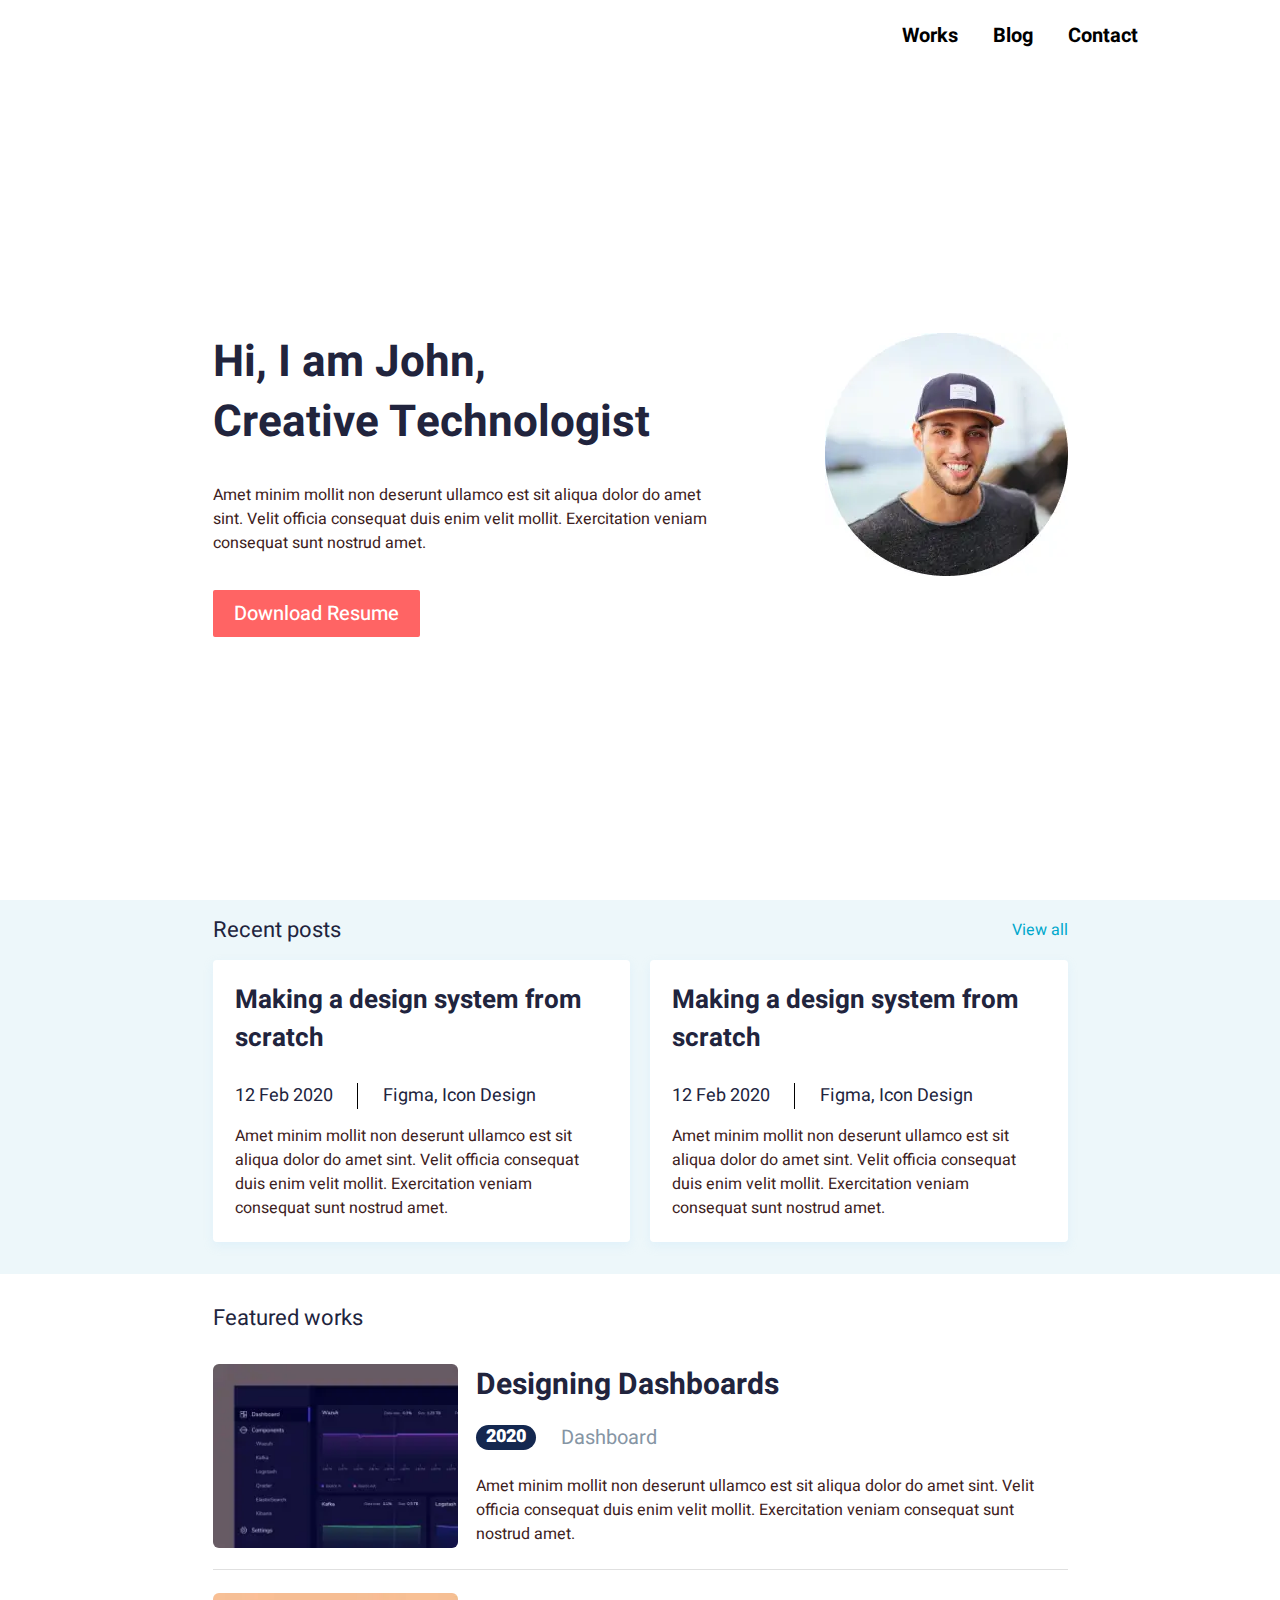
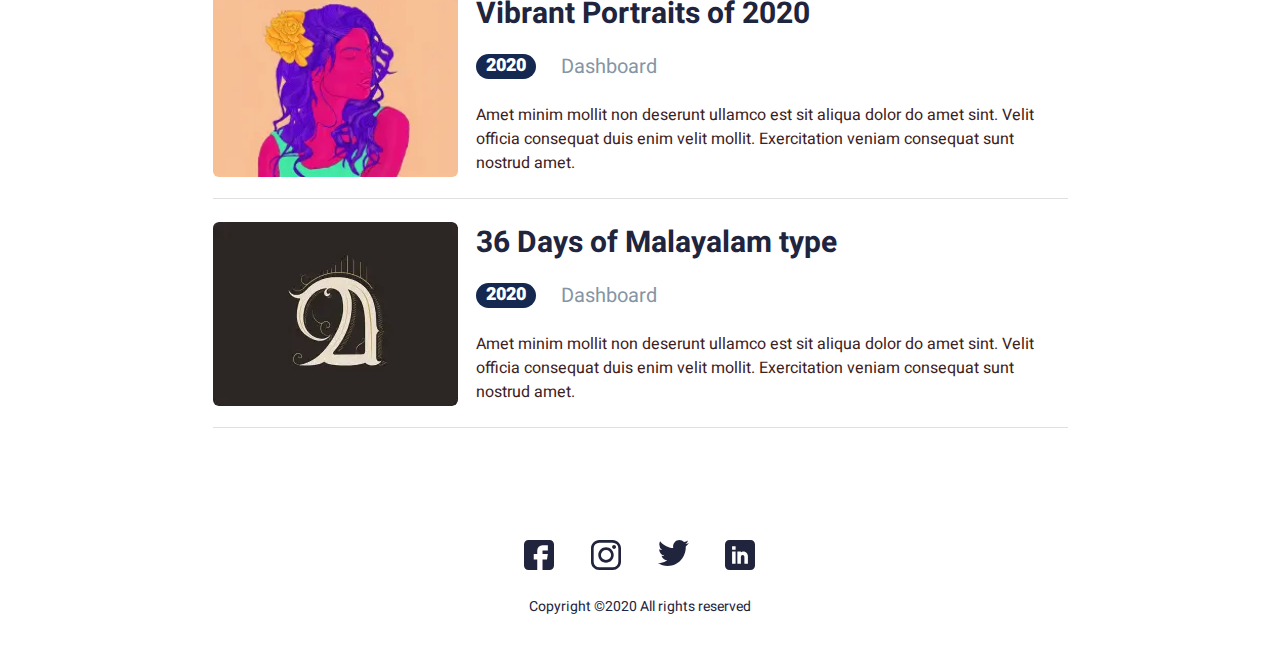
<file: index.html>
<!DOCTYPE html>
<html lang="ru">

<head>
    <meta charset="UTF-8">
    <meta http-equiv="X-UA-Compatible" content="IE=edge">
    <meta name="viewport" content="width=device-width, initial-scale=1.0">
    <link rel="shortcut icon" href="img/Icon/Logo.svg">
    <link rel="stylesheet" href="css/style.min.css">
    <title>Home</title>
</head>

<body>
    <div class="wrapper">
        <header class="header">
    <div class="header__body">
        <div class="header__content">
            <nav class='header__menu menu'>
                <ul class='menu__list'>
                    <li><a href='work.html' class='menu__link'>Works</a></li>
                    <li><a href='blog.html' class='menu__link'>Blog</a></li>
                    <li><a href='contact.html' class='menu__link'>Contact</a></li>
                </ul>
            </nav>
            <div class="header__burger burger">
                <span></span>
            </div>
        </div>
    </div>
</header>
        <article class="article">
            <section class="user">
                <div class="user__body container">
                    <div class="user__item">
                        <h1 class="user__title">Hi, I am John, <br>
                            Creative Technologist</h1>
                        <div class="user__text text">
                            Amet minim mollit non deserunt ullamco est sit aliqua dolor do amet sint. Velit officia
                            consequat duis enim velit mollit. Exercitation veniam consequat sunt nostrud amet.
                        </div>
                        <a href="" class="user__button">Download Resume</a>
                    </div>
                    <div class="user__item">
                        <div class="user__image">
                            <picture>
                                <source srcset='img/user/01.webp' type='image/webp'>
                                <img src='img/user/01.jpg' alt='man'>
                            </picture>
    
                        </div>
                    </div>
                </div>
            </section>
            <section class="posts">
                <div class="posts__body container">
                    <div class="posts__top">
                        <h2 class="posts__title title">Recent posts</h2>
                        <a href="" class="posts__link">View all</a>
                    </div>
                    <div class="posts__row">
                        <div class="posts__item item-posts">
                            <div class="item-posts__body">
                                <h4 class="item-posts__title">Making a design system from scratch</h4>
                                <div class="item-posts__info info-posts">
                                    <div class="info-posts__item">
                                        <div class="info-posts__data">12 Feb 2020</div>
                                    </div>
                                    <div class="info-posts__item">
                                        <div class="info-posts__category">Figma, Icon Design</div>
                                    </div>
                                </div>
                                <div class="item-posts__text text">Amet minim mollit non deserunt ullamco est sit aliqua
                                    dolor do amet sint. Velit officia consequat duis enim velit mollit. Exercitation
                                    veniam consequat sunt nostrud amet.</div>
                            </div>
                        </div>
                        <div class="posts__item item-posts">
                            <div class="item-posts__body">
                                <h4 class="item-posts__title">Making a design system from scratch</h4>
                                <div class="item-posts__info info-posts">
                                    <div class="info-posts__item">
                                        <div class="info-posts__data">12 Feb 2020</div>
                                    </div>
                                    <div class="info-posts__item">
                                        <div class="info-posts__category">Figma, Icon Design</div>
                                    </div>
                                </div>
                                <div class="item-posts__text text">Amet minim mollit non deserunt ullamco est sit aliqua
                                    dolor do amet sint. Velit officia consequat duis enim velit mollit. Exercitation
                                    veniam consequat sunt nostrud amet.</div>
                            </div>
                        </div>
                    </div>
                </div>
            </section>
            <section class="works">
                <div class="works__body container">
                    <h2 class="works__title title">Featured works</h2>
                    <div class="works__items">
                        <div class="works__item item-work">
                            <div class="item-work__image">
                                <picture>
                                    <source srcset='img/works/01.webp' type='image/webp'>
                                    <img src='img/works/01.jpg' alt='image'>
                                </picture>
                            </div>
                            <div class="item-work__content">
                                <div class="item-work__title">
                                    Designing Dashboards
                                </div>
                                <div class="item-work__info info-work">
                                    <div class="info-work__item">
                                        <div class="info-work__year">2020</div>
                                    </div>
                                    <div class="info-work__item">
                                        <div class="info-work__category">Dashboard</div>
                                    </div>
                                </div>
                                <div class="item-work__text text">
                                    Amet minim mollit non deserunt ullamco est sit aliqua dolor do amet sint. Velit officia consequat duis enim velit mollit. Exercitation veniam consequat sunt nostrud amet.
                                </div>
                            </div>
                        </div>
                        <div class="works__item item-work">
                            <div class="item-work__image">
                                <picture>
                                    <source srcset='img/works/02.webp' type='image/webp'>
                                    <img src='img/works/02.jpg' alt='image'>
                                </picture>
                            </div>
                            <div class="item-work__content">
                                <div class="item-work__title">
                                    Vibrant Portraits of 2020
                                </div>
                                <div class="item-work__info info-work">
                                    <div class="info-work__item">
                                        <div class="info-work__year">2020</div>
                                    </div>
                                    <div class="info-work__item">
                                        <div class="info-work__category">Dashboard</div>
                                    </div>
                                </div>
                                <div class="item-work__text text">
                                    Amet minim mollit non deserunt ullamco est sit aliqua dolor do amet sint. Velit officia consequat duis enim velit mollit. Exercitation veniam consequat sunt nostrud amet.
                                </div>
                            </div>
                        </div>
                        <div class="works__item item-work">
                            <div class="item-work__image">
                                <picture>
                                    <source srcset='img/works/03.webp' type='image/webp'>
                                    <img src='img/works/03.jpg' alt='image'>
                                </picture>
                            </div>
                            <div class="item-work__content">
                                <div class="item-work__title">
                                    36 Days of Malayalam type
                                </div>
                                <div class="item-work__info info-work">
                                    <div class="info-work__item">
                                        <div class="info-work__year">2020</div>
                                    </div>
                                    <div class="info-work__item">
                                        <div class="info-work__category">Dashboard</div>
                                    </div>
                                </div>
                                <div class="item-work__text text">
                                    Amet minim mollit non deserunt ullamco est sit aliqua dolor do amet sint. Velit officia consequat duis enim velit mollit. Exercitation veniam consequat sunt nostrud amet.
                                </div>
                            </div>
                        </div>
                    </div>
                </div>
            </section>
        </article>
        <footer class="footer">
    <div class="footer__body container">
        <nav class="footer__social social">
            <ul class="social__list">
                <li><a href="" class="social__link">
                    <img src='img/icons/fb.svg' alt=''>
                </a></li>
                <li><a href="" class="social__link">
                    <img src='img/icons/insta.svg' alt=''>
                </a></li>
                <li><a href="" class="social__link">
                    <img src='img/icons/bird.svg' alt=''>
                </a></li>
                <li><a href="" class="social__link">
                    <img src='img/icons/Linkedin.svg' alt=''>
                </a></li>
            </ul>
        </nav>
        <div class="footer__copy">
            Copyright &#169;2020 All rights reserved 
        </div>
    </div>
</footer>
    </div>
    <!--
    npm install webp-converter@2.2.3 --save-dev
    -->
    <script src="js/script.js"></script>
</body>

</html>
</file>
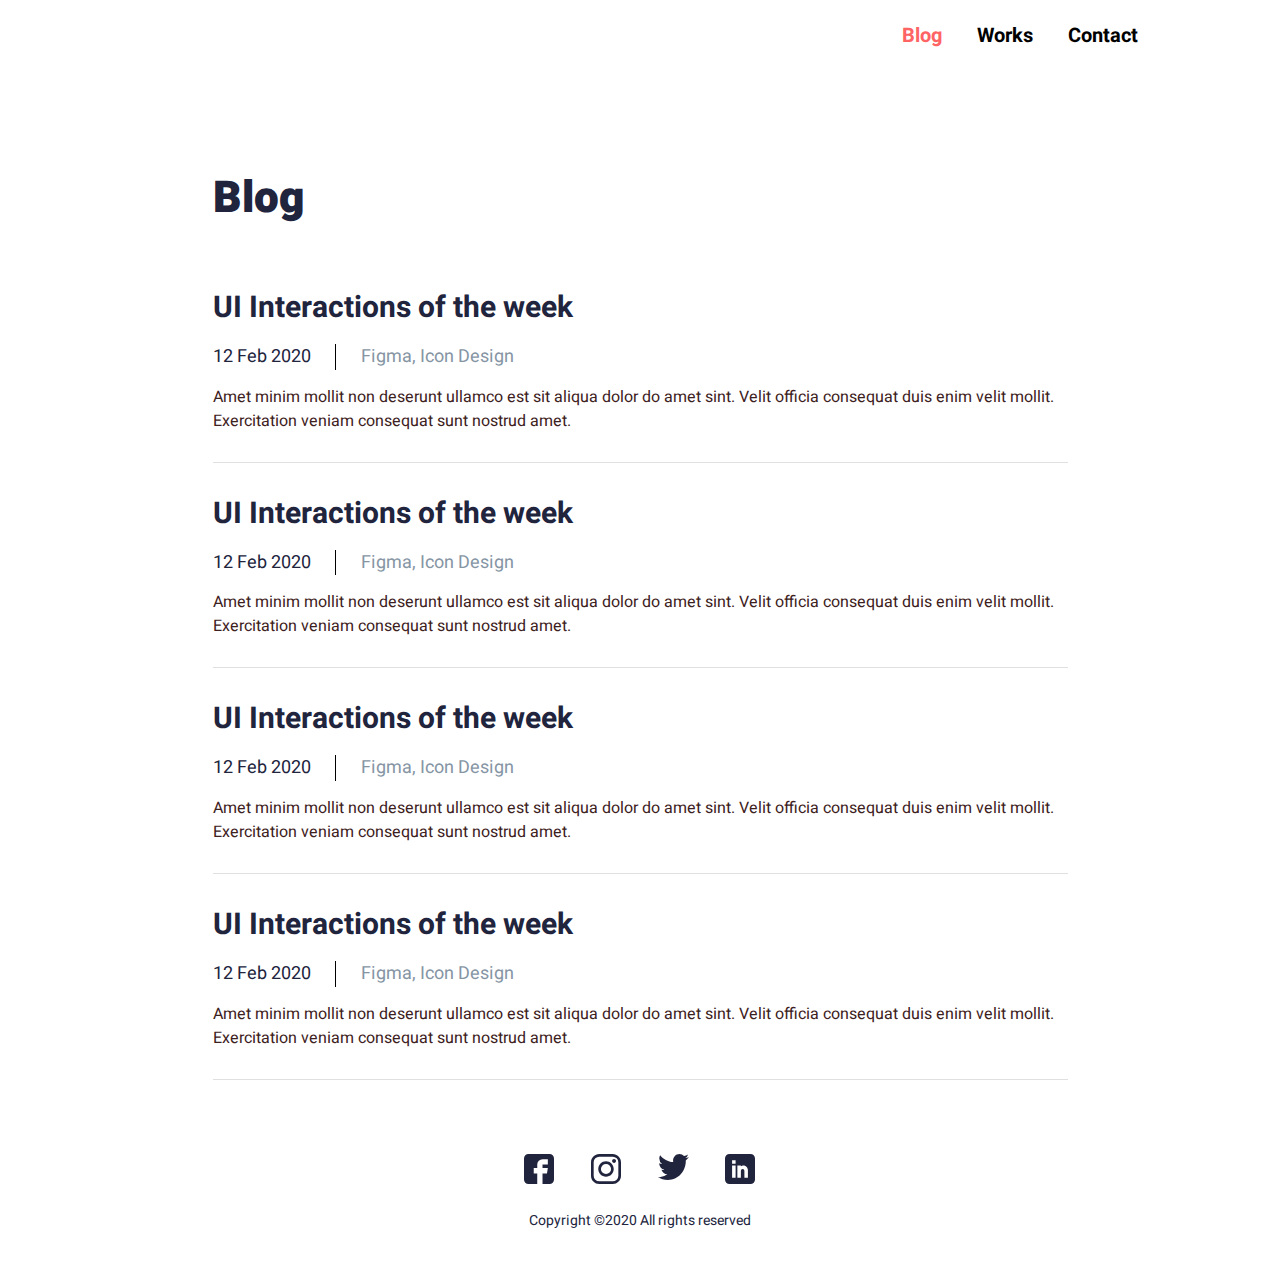
<file: blog.html>
<!DOCTYPE html>
<html lang="ru">

<head>
    <meta charset="UTF-8">
    <meta http-equiv="X-UA-Compatible" content="IE=edge">
    <meta name="viewport" content="width=device-width, initial-scale=1.0">
    <link rel="shortcut icon" href="img/Icon/Logo.svg">
    <link rel="stylesheet" href="css/style.min.css">
    <title>Home</title>
</head>

<body>
    <div class="wrapper">
        <header class="header">
            <div class="header__body">
                <div class="header__content">
                    <nav class='header__menu menu'>
                        <ul class='menu__list'>
                            <li><a href='blog.html' class='menu__link active'>Blog</a></li>
                            <li><a href='work.html' class='menu__link'>Works</a></li>
                            <li><a href='contact.html' class='menu__link'>Contact</a></li>
                        </ul>
                    </nav>
                    <div class="header__burger burger">
                        <span></span>
                    </div>
                </div>
            </div>
        </header>
        <article class="article">
            <section class="blog">
                <div class="blog__body container">
                    <h1 class="blog__title maintitle">Blog</h1>
                    <div class="blog__items">
                        <div class="blog__item item-blog">
                            <h4 class="item-blog__title">UI Interactions of the week</h4>
                            <div class="item-blog__info info-posts">
                                <div class="info-posts__item">
                                    <div class="info-posts__data">12 Feb 2020</div>
                                </div>
                                <div class="info-posts__item">
                                    <div class="info-posts__category info-posts__category_blog">Figma, Icon Design</div>
                                </div>
                            </div>
                            <div class="item-blog__text text">
                                Amet minim mollit non deserunt ullamco est sit aliqua dolor do amet sint. Velit officia consequat duis enim velit mollit. Exercitation veniam consequat sunt nostrud amet.
                            </div>
                        </div>
                        <div class="blog__item item-blog">
                            <h4 class="item-blog__title">UI Interactions of the week</h4>
                            <div class="item-blog__info info-posts">
                                <div class="info-posts__item">
                                    <div class="info-posts__data">12 Feb 2020</div>
                                </div>
                                <div class="info-posts__item">
                                    <div class="info-posts__category info-posts__category_blog">Figma, Icon Design</div>
                                </div>
                            </div>
                            <div class="item-blog__text text">
                                Amet minim mollit non deserunt ullamco est sit aliqua dolor do amet sint. Velit officia consequat duis enim velit mollit. Exercitation veniam consequat sunt nostrud amet.
                            </div>
                        </div>
                        <div class="blog__item item-blog">
                            <h4 class="item-blog__title">UI Interactions of the week</h4>
                            <div class="item-blog__info info-posts">
                                <div class="info-posts__item">
                                    <div class="info-posts__data">12 Feb 2020</div>
                                </div>
                                <div class="info-posts__item">
                                    <div class="info-posts__category info-posts__category_blog">Figma, Icon Design</div>
                                </div>
                            </div>
                            <div class="item-blog__text text">
                                Amet minim mollit non deserunt ullamco est sit aliqua dolor do amet sint. Velit officia consequat duis enim velit mollit. Exercitation veniam consequat sunt nostrud amet.
                            </div>
                        </div>
                        <div class="blog__item item-blog">
                            <h4 class="item-blog__title">UI Interactions of the week</h4>
                            <div class="item-blog__info info-posts">
                                <div class="info-posts__item">
                                    <div class="info-posts__data">12 Feb 2020</div>
                                </div>
                                <div class="info-posts__item">
                                    <div class="info-posts__category info-posts__category_blog">Figma, Icon Design</div>
                                </div>
                            </div>
                            <div class="item-blog__text text">
                                Amet minim mollit non deserunt ullamco est sit aliqua dolor do amet sint. Velit officia consequat duis enim velit mollit. Exercitation veniam consequat sunt nostrud amet.
                            </div>
                        </div>
                       
                    </div>
                </div>
            </section>
        </article>
        <footer class="footer">
    <div class="footer__body container">
        <nav class="footer__social social">
            <ul class="social__list">
                <li><a href="" class="social__link">
                    <img src='img/icons/fb.svg' alt=''>
                </a></li>
                <li><a href="" class="social__link">
                    <img src='img/icons/insta.svg' alt=''>
                </a></li>
                <li><a href="" class="social__link">
                    <img src='img/icons/bird.svg' alt=''>
                </a></li>
                <li><a href="" class="social__link">
                    <img src='img/icons/Linkedin.svg' alt=''>
                </a></li>
            </ul>
        </nav>
        <div class="footer__copy">
            Copyright &#169;2020 All rights reserved 
        </div>
    </div>
</footer>
    </div>
    <!--
    npm install webp-converter@2.2.3 --save-dev
    -->
    <script src="js/script.js"></script>
</body>

</html>
</file>
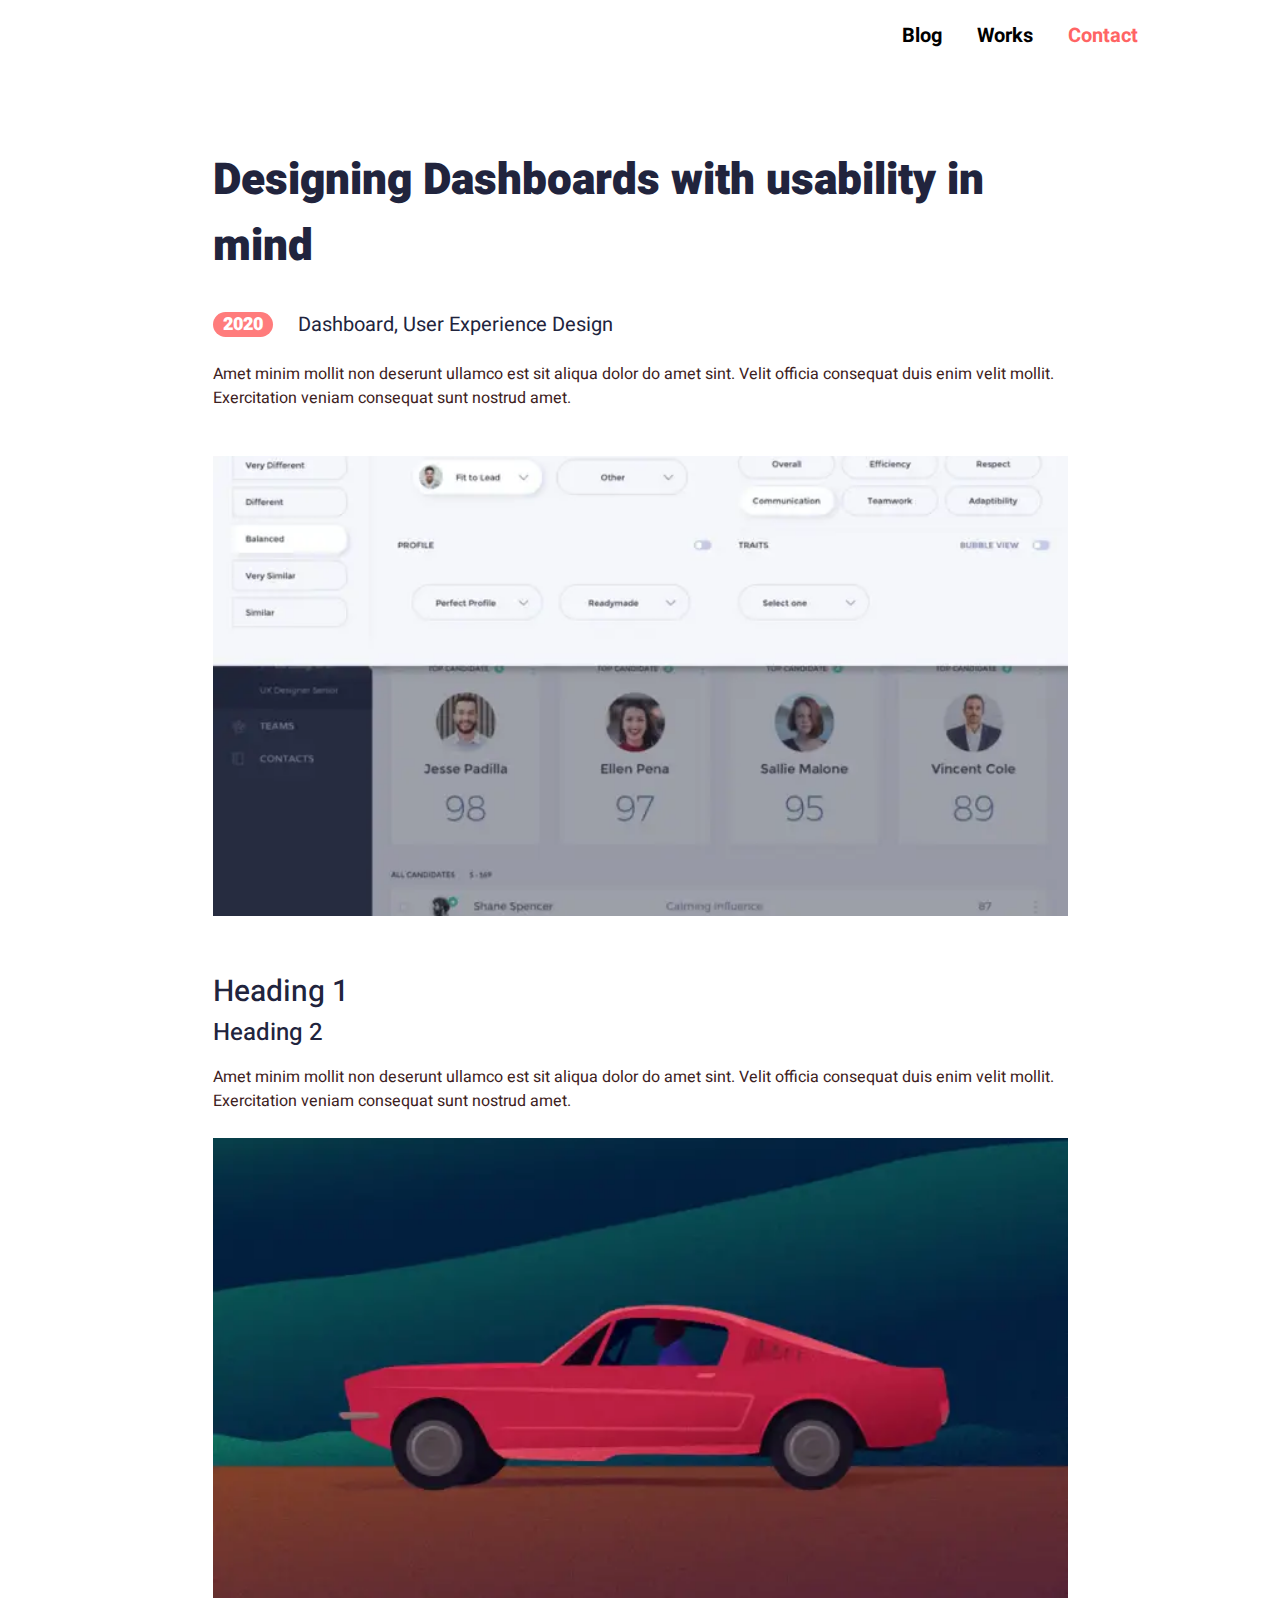
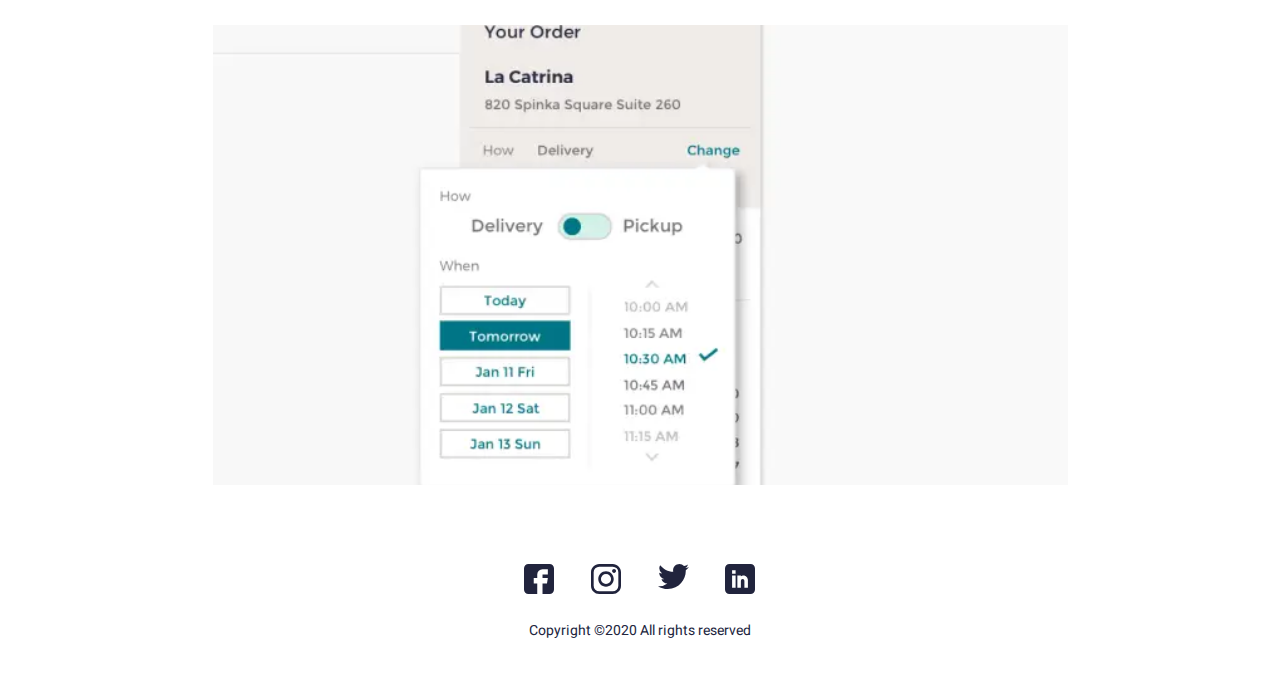
<file: contact.html>
<!DOCTYPE html>
<html lang="ru">

<head>
    <meta charset="UTF-8">
    <meta http-equiv="X-UA-Compatible" content="IE=edge">
    <meta name="viewport" content="width=device-width, initial-scale=1.0">
    <link rel="shortcut icon" href="img/Icon/Logo.svg">
    <link rel="stylesheet" href="css/style.min.css">
    <title>Home</title>
</head>

<body>
    <div class="wrapper">
        <header class="header">
            <div class="header__body">
                <div class="header__content">
                    <nav class='header__menu menu'>
                        <ul class='menu__list'>
                            <li><a href='blog.html' class='menu__link'>Blog</a></li>
                            <li><a href='work.html' class='menu__link'>Works</a></li>
                            <li><a href='contact.html' class='menu__link active'>Contact</a></li>
                        </ul>
                    </nav>
                    <div class="header__burger burger">
                        <span></span>
                    </div>
                </div>
            </div>
        </header>
        <article class="article">
            <section class="designing">
                <div class="designing__body container">
                    <h1 class="designing__title maintitle">Designing Dashboards with usability in mind</h1>
                    <div class="designing__info info-work">
                        <div class="info-work__item">
                            <div class="info-work__year info-work__year_red">2020</div>
                        </div>
                        <div class="info-work__item">
                            <div class="info-work__category info-work__category_grew">Dashboard, User Experience Design</div>
                        </div>
                    </div>
                    <div class="designing__text text">
                        Amet minim mollit non deserunt ullamco est sit aliqua dolor do amet sint. Velit officia consequat duis enim velit mollit. Exercitation veniam consequat sunt nostrud amet.
                    </div>
                    <div class="designing__image">
                        <picture>
                            <source srcset='img/contact/01.webp' type='image/webp'>
                            <img src='img/contact/01.jpg' alt='image'>
                        </picture>
                    </div>
                </div>
            </section>
            <section class="heading">
                <div class="heading__body container">
                    <h2 class="heading__title">Heading 1</h2>
                    <div class="heading__subtitle">Heading 2</div>
                    <div class="heading__text text">
                        Amet minim mollit non deserunt ullamco est sit aliqua dolor do amet sint. Velit officia consequat duis enim velit mollit. Exercitation veniam consequat sunt nostrud amet.
                    </div>
                    <div class="heading__image">
                        <picture>
                            <source srcset='img/contact/02.webp' type='image/webp'>
                            <img src='img/contact/02.jpg' alt='image'>
                        </picture>
                    </div>
                    <div class="heading__image">
                        <picture>
                            <source srcset='img/contact/03.webp' type='image/webp'>
                            <img src='img/contact/03.jpg' alt='image'>
                        </picture>
                    </div>
                </div>
            </section>
        </article>
        <footer class="footer">
    <div class="footer__body container">
        <nav class="footer__social social">
            <ul class="social__list">
                <li><a href="" class="social__link">
                    <img src='img/icons/fb.svg' alt=''>
                </a></li>
                <li><a href="" class="social__link">
                    <img src='img/icons/insta.svg' alt=''>
                </a></li>
                <li><a href="" class="social__link">
                    <img src='img/icons/bird.svg' alt=''>
                </a></li>
                <li><a href="" class="social__link">
                    <img src='img/icons/Linkedin.svg' alt=''>
                </a></li>
            </ul>
        </nav>
        <div class="footer__copy">
            Copyright &#169;2020 All rights reserved 
        </div>
    </div>
</footer>
    </div>
    <!--
    npm install webp-converter@2.2.3 --save-dev
    -->
    <script src="js/script.js"></script>
</body>

</html>
</file>
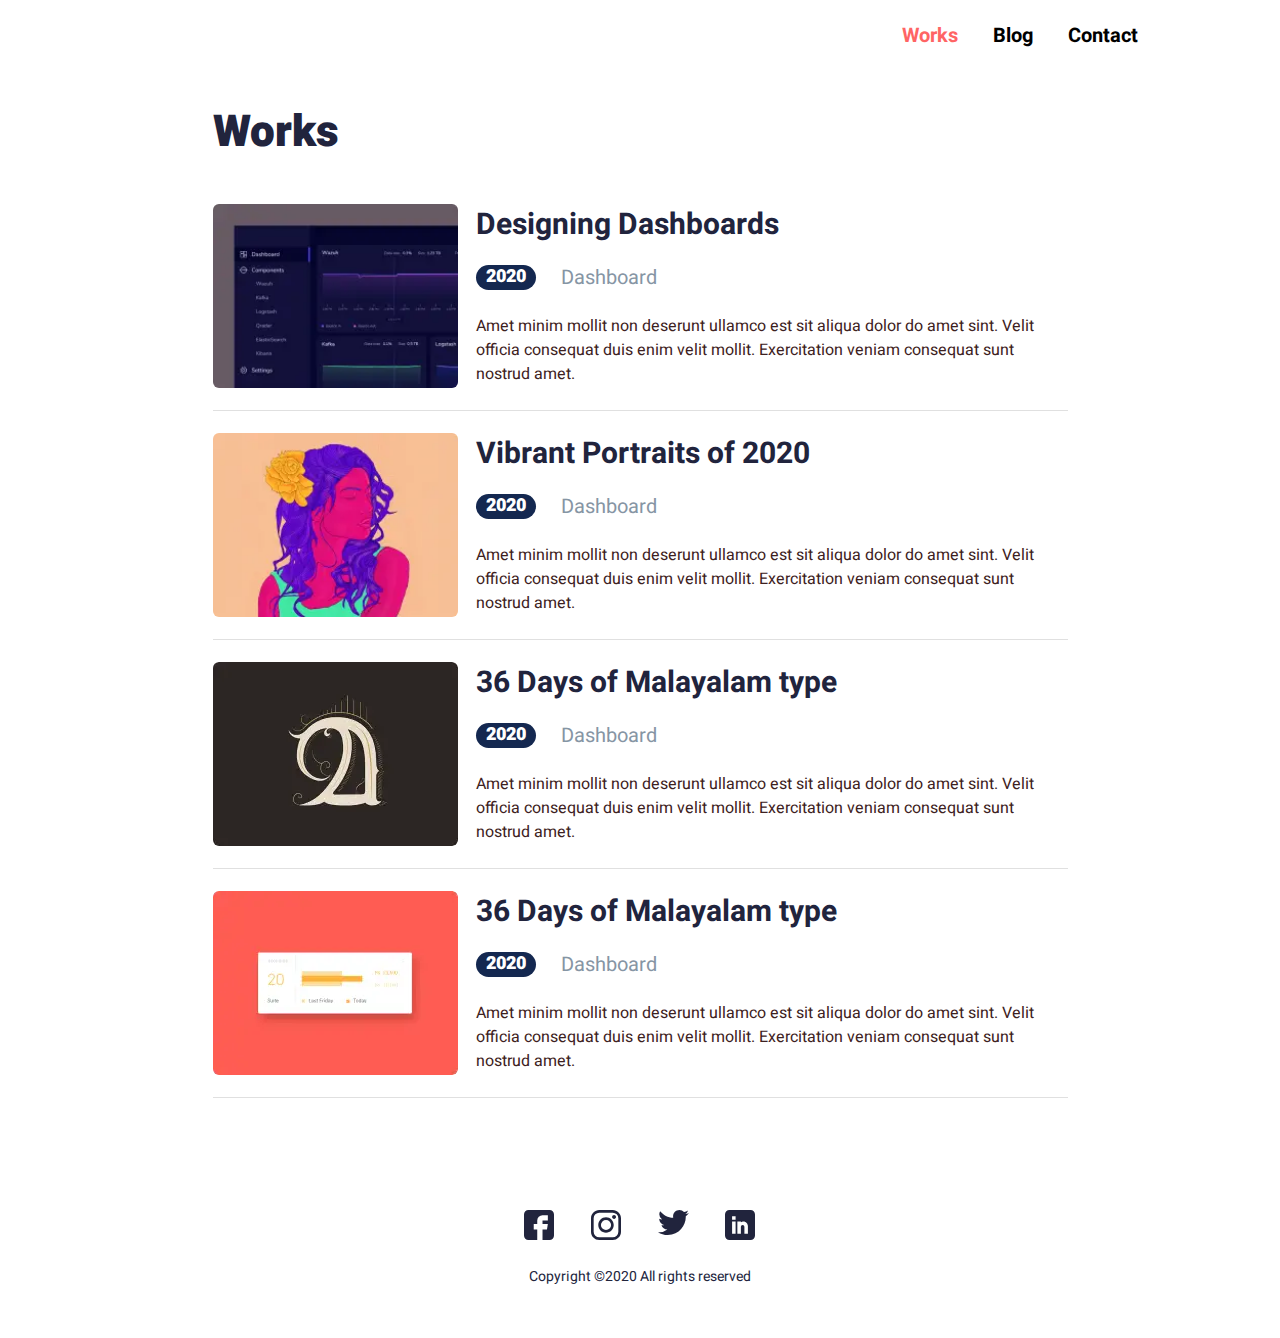
<file: work.html>
<!DOCTYPE html>
<html lang="ru">

<head>
    <meta charset="UTF-8">
    <meta http-equiv="X-UA-Compatible" content="IE=edge">
    <meta name="viewport" content="width=device-width, initial-scale=1.0">
    <link rel="shortcut icon" href="img/Icon/Logo.svg">
    <link rel="stylesheet" href="css/style.min.css">
    <title>Home</title>
</head>

<body>
    <div class="wrapper">
        <header class="header">
            <div class="header__body">
                <div class="header__content">
                    <nav class='header__menu menu'>
                        <ul class='menu__list'>
                            <li><a href='work.html' class='menu__link active'>Works</a></li>
                            <li><a href='blog.html' class='menu__link'>Blog</a></li>
                            <li><a href='contact.html' class='menu__link'>Contact</a></li>
                        </ul>
                    </nav>
                    <div class="header__burger burger">
                        <span></span>
                    </div>
                </div>
            </div>
        </header>
        <article class="article">
            <section class="works works__main">
                <div class="works__body container">
                    <h1 class="works__titl-word maintitle">Works</h1>
                    <div class="works__items">
                        <div class="works__item item-work">
                            <div class="item-work__image">
                                <picture>
                                    <source srcset='img/works/01.webp' type='image/webp'>
                                    <img src='img/works/01.jpg' alt='image'>
                                </picture>
                            </div>
                            <div class="item-work__content">
                                <div class="item-work__title">
                                    Designing Dashboards
                                </div>
                                <div class="item-work__info info-work">
                                    <div class="info-work__item">
                                        <div class="info-work__year">2020</div>
                                    </div>
                                    <div class="info-work__item">
                                        <div class="info-work__category">Dashboard</div>
                                    </div>
                                </div>
                                <div class="item-work__text text">
                                    Amet minim mollit non deserunt ullamco est sit aliqua dolor do amet sint. Velit officia consequat duis enim velit mollit. Exercitation veniam consequat sunt nostrud amet.
                                </div>
                            </div>
                        </div>
                        <div class="works__item item-work">
                            <div class="item-work__image">
                                <picture>
                                    <source srcset='img/works/02.webp' type='image/webp'>
                                    <img src='img/works/02.jpg' alt='image'>
                                </picture>
                            </div>
                            <div class="item-work__content">
                                <div class="item-work__title">
                                    Vibrant Portraits of 2020
                                </div>
                                <div class="item-work__info info-work">
                                    <div class="info-work__item">
                                        <div class="info-work__year">2020</div>
                                    </div>
                                    <div class="info-work__item">
                                        <div class="info-work__category">Dashboard</div>
                                    </div>
                                </div>
                                <div class="item-work__text text">
                                    Amet minim mollit non deserunt ullamco est sit aliqua dolor do amet sint. Velit officia consequat duis enim velit mollit. Exercitation veniam consequat sunt nostrud amet.
                                </div>
                            </div>
                        </div>
                        <div class="works__item item-work">
                            <div class="item-work__image">
                                <picture>
                                    <source srcset='img/works/03.webp' type='image/webp'>
                                    <img src='img/works/03.jpg' alt='image'>
                                </picture>
                            </div>
                            <div class="item-work__content">
                                <div class="item-work__title">
                                    36 Days of Malayalam type
                                </div>
                                <div class="item-work__info info-work">
                                    <div class="info-work__item">
                                        <div class="info-work__year">2020</div>
                                    </div>
                                    <div class="info-work__item">
                                        <div class="info-work__category">Dashboard</div>
                                    </div>
                                </div>
                                <div class="item-work__text text">
                                    Amet minim mollit non deserunt ullamco est sit aliqua dolor do amet sint. Velit officia consequat duis enim velit mollit. Exercitation veniam consequat sunt nostrud amet.
                                </div>
                            </div>
                        </div>
                        <div class="works__item item-work">
                            <div class="item-work__image">
                                <picture>
                                    <source srcset='img/works/04.webp' type='image/webp'>
                                    <img src='img/works/04.jpg' alt='image'>
                                </picture>
                            </div>
                            <div class="item-work__content">
                                <div class="item-work__title">
                                    36 Days of Malayalam type
                                </div>
                                <div class="item-work__info info-work">
                                    <div class="info-work__item">
                                        <div class="info-work__year">2020</div>
                                    </div>
                                    <div class="info-work__item">
                                        <div class="info-work__category">Dashboard</div>
                                    </div>
                                </div>
                                <div class="item-work__text text">
                                    Amet minim mollit non deserunt ullamco est sit aliqua dolor do amet sint. Velit officia consequat duis enim velit mollit. Exercitation veniam consequat sunt nostrud amet.
                                </div>
                            </div>
                        </div>
                    </div>
                </div>
            </section>
        </article>
        <footer class="footer">
    <div class="footer__body container">
        <nav class="footer__social social">
            <ul class="social__list">
                <li><a href="" class="social__link">
                    <img src='img/icons/fb.svg' alt=''>
                </a></li>
                <li><a href="" class="social__link">
                    <img src='img/icons/insta.svg' alt=''>
                </a></li>
                <li><a href="" class="social__link">
                    <img src='img/icons/bird.svg' alt=''>
                </a></li>
                <li><a href="" class="social__link">
                    <img src='img/icons/Linkedin.svg' alt=''>
                </a></li>
            </ul>
        </nav>
        <div class="footer__copy">
            Copyright &#169;2020 All rights reserved 
        </div>
    </div>
</footer>
    </div>
    <!--
    npm install webp-converter@2.2.3 --save-dev
    -->
    <script src="js/script.js"></script>
</body>

</html>
</file>
<file: css/style.min.css>
@charset "UTF-8";@import url('https://fonts.googleapis.com/css2?family=Heebo:wght@400; 500;700;900&display=swap');.ibg{background-position:center;background-size:cover;background-repeat:no-repeat;position:relative}.ibg img{width:100%;height:100%;position:absolute;top:0;left:0;opacity:0;visibility:hidden}.container{max-width:855px;margin:0 auto;width:100%}*{padding:0;margin:0;border:0}*,:after,:before{-webkit-box-sizing:border-box;box-sizing:border-box}:active,:focus{outline:0}a:active,a:focus{outline:0}aside,footer,header,nav{display:block}body,html{height:100%;width:100%;font-size:100%;line-height:1;font-size:14px;-ms-text-size-adjust:100%;-moz-text-size-adjust:100%;-webkit-text-size-adjust:100%}button,input,textarea{font-family:inherit}input::-ms-clear{display:none}button{cursor:pointer}button::-moz-focus-inner{padding:0;border:0}a,a:visited{text-decoration:none}a:hover{text-decoration:none}ul li{list-style:none}img{vertical-align:top}h1,h2,h3,h4,h5,h6{font-size:inherit;font-weight:inherit}.wrapper{min-height:100%;width:100%;overflow:hidden;display:-webkit-box;display:-ms-flexbox;display:flex;-webkit-box-orient:vertical;-webkit-box-direction:normal;-ms-flex-direction:column;flex-direction:column}.article{-webkit-box-flex:1;-ms-flex:1 1 auto;flex:1 1 auto}.container{width:855px;margin:0 auto}body{font-family:Heebo,sans-serif;font-weight:400}.title{color:#21243d;font-size:22px;line-height:28px}.text{font-size:16px;line-height:24px;color:#3d2121}.maintitle{font-weight:900;font-size:44px;line-height:150%;color:#21243d;margin-bottom:38px}.header{position:fixed;width:100%;background:#fff;z-index:10}.header__body{max-width:1035px;margin:0 auto}.header__content{min-height:70px;display:-webkit-box;display:-ms-flexbox;display:flex;-webkit-box-pack:end;-ms-flex-pack:end;justify-content:flex-end;-webkit-box-align:center;-ms-flex-align:center;align-items:center;padding:10px 20px}.menu{visibility:visible;opacity:1;-webkit-transition:all .3s ease 0s;-o-transition:all .3s ease 0s;transition:all .3s ease 0s}.menu.active{visibility:visible;opacity:1;bottom:-3px}.menu__list{display:-webkit-box;display:-ms-flexbox;display:flex}.menu__list li{margin-right:35px}.menu__list li:last-child{margin-right:0}.menu__link{font-weight:700;font-size:20px;line-height:29px;color:#000;-webkit-transition:all .3s ease 0s;-o-transition:all .3s ease 0s;transition:all .3s ease 0s}.menu__link.active{color:#ff6464}.burger{width:30px;height:18px;position:relative;z-index:5;display:none}.burger.active::after{-webkit-transform:rotate(45deg);-ms-transform:rotate(45deg);transform:rotate(45deg);top:8px}.burger.active::before{-webkit-transform:rotate(-45deg);-ms-transform:rotate(-45deg);transform:rotate(-45deg);bottom:8px}.burger.active span::after{width:0}.burger::after,.burger::before{content:"";right:0;width:100%;-webkit-transition:all .3s ease 0s;-o-transition:all .3s ease 0s;transition:all .3s ease 0s;position:absolute;height:1.6px;background:#21243d}.burger::after{top:0}.burger::before{bottom:0;left:0}.burger span::after{content:"";top:50%;-webkit-transition:all .3s ease 0s;-o-transition:all .3s ease 0s;transition:all .3s ease 0s;-webkit-transform:translateY(-50%);-ms-transform:translateY(-50%);transform:translateY(-50%);width:100%;position:absolute;height:1.6px;background:#21243d}.user{min-height:calc(100vh - 70px);margin:70px 0 0 0;display:-webkit-box;display:-ms-flexbox;display:flex;-webkit-box-pack:center;-ms-flex-pack:center;justify-content:center;-webkit-box-align:center;-ms-flex-align:center;align-items:center;-webkit-box-orient:vertical;-webkit-box-direction:normal;-ms-flex-direction:column;flex-direction:column}.user__body{display:-webkit-box;display:-ms-flexbox;display:flex}.user__item:first-child{-webkit-box-flex:1;-ms-flex:1 1 auto;flex:1 1 auto;padding-right:15px}.user__title{font-weight:700;font-size:44px;line-height:136.3636363636%;color:#21243d;margin-bottom:30px}.user__text{margin-bottom:35px;padding-right:100px}.user__button{min-height:47px;display:-webkit-inline-box;display:-ms-inline-flexbox;display:inline-flex;-webkit-box-pack:center;-ms-flex-pack:center;justify-content:center;-webkit-box-align:center;-ms-flex-align:center;align-items:center;font-weight:500;font-size:20px;line-height:29px;color:#fff;background:#ff6464;border-radius:2px;padding:0 21px;-webkit-transition:all .3s ease 0s;-o-transition:all .3s ease 0s;transition:all .3s ease 0s}.user__image{width:243px;height:243px;border-radius:50%;position:relative}.user__image img{-o-object-fit:cover;object-fit:cover;position:absolute;bottom:0;left:0;width:100%;height:100%}.posts{position:relative;background:#edf7fa;padding-bottom:32px}.posts__top{display:-webkit-box;display:-ms-flexbox;display:flex;-webkit-box-pack:justify;-ms-flex-pack:justify;justify-content:space-between;height:60px;-webkit-box-align:center;-ms-flex-align:center;align-items:center}.posts__link{color:#00a8cc;font-size:16px;line-height:24px}.posts__row{display:-webkit-box;display:-ms-flexbox;display:flex;margin:0 -10px;-webkit-box-flex:0;-ms-flex:0 1 50%;flex:0 1 50%}.posts__item{padding:0 10px}.item-posts__title{color:#21243d;font-weight:700;font-size:26px;line-height:146.1538461538%;margin-bottom:25px}.item-posts__body{-webkit-box-shadow:0 4px 10px rgba(187,225,250,.25);box-shadow:0 4px 10px rgba(187,225,250,.25);border-radius:4px;background:#fff;padding:22px}.info-posts{display:-webkit-box;display:-ms-flexbox;display:flex;margin:0 -25px;margin-bottom:15px}.info-posts__item{padding:0 25px;position:relative;color:#21243d;font-size:18px;line-height:144.4444444444%}.info-posts__item:last-child::after{content:"";width:0}.info-posts__item::after{content:"";position:absolute;width:1px;height:100%;background:#000;right:0;top:0}.works{padding-top:30px;margin-bottom:83px}.works__main{margin-top:70px}.works__title{margin-bottom:32px}.works__titl-word{margin-bottom:38px}.works__items{margin:-22.5px 0}.works__item{padding:22.5px 0;margin:0 0}.item-work{display:-webkit-box;display:-ms-flexbox;display:flex;position:relative;-ms-flex-wrap:nowrap;flex-wrap:nowrap}.item-work::after{content:"";position:absolute;width:100%;height:1px;background:#e0e0e0;bottom:0;left:0}.item-work__image{-webkit-box-flex:0;-ms-flex:0 0 245px;flex:0 0 245px;height:184px;position:relative;border-radius:6px;overflow:hidden;-ms-flex-item-align:start;align-self:start}.item-work__image img{position:absolute;bottom:0;left:0;width:100%;height:100%;-o-object-fit:cover;object-fit:cover;-webkit-transition:all .3s ease 0s;-o-transition:all .3s ease 0s;transition:all .3s ease 0s}.item-work__content{-webkit-box-flex:1;-ms-flex:1 1 auto;flex:1 1 auto;padding-left:18px}.item-work__title{font-weight:700;font-size:30px;line-height:146.6666666667%;color:#21243d;margin-bottom:15px}.item-work__info{margin-bottom:22px}.info-work{display:-webkit-box;display:-ms-flexbox;display:flex;-webkit-box-align:center;-ms-flex-align:center;align-items:center}.info-work__item{margin-right:25px}.info-work__item:last-child{margin-right:0}.info-work__year{min-height:25px;display:-webkit-inline-box;display:-ms-inline-flexbox;display:inline-flex;-webkit-box-pack:center;-ms-flex-pack:center;justify-content:center;-webkit-box-align:center;-ms-flex-align:center;align-items:center;padding:0 10px;font-weight:900;font-size:18px;color:#fff;background:#142850;border-radius:16px}.info-work__category{font-size:20px;line-height:29px;color:#8695a4}.blog{margin-top:166px;margin-bottom:53px}.blog__title{margin-bottom:55px}.blog__items{margin:-30px 0}.blog__item{position:relative;padding:30px 0}.blog__item::after{content:"";position:absolute;width:100%;height:1px;background:#e0e0e0;bottom:0;left:0}.blog__item:last-child{margin-bottom:0}.item-blog__title{font-weight:700;font-size:30px;line-height:146.6666666667%;color:#21243d;margin-bottom:13px}.info-posts__category_blog{color:#8695a4}.designing{margin-top:148px;margin-bottom:54px}.designing__title{margin-bottom:30px}.designing__info{margin-bottom:23px}.designing__text{margin-bottom:46px}.designing__image{width:100%;height:460px;position:relative}.designing__image img{position:absolute;bottom:0;left:0;width:100%;height:100%;-o-object-fit:cover;object-fit:cover}.info-work__year_red{background:#ff7c7c}.info-work__category_grew{color:#21243d}.heading__title{font-weight:500;font-size:30px;line-height:150%;color:#21243d}.heading__subtitle{font-weight:500;font-size:24px;line-height:150%;color:#21243d;margin-bottom:14px}.heading__image{width:100%;height:460px;position:relative;margin-bottom:27px}.heading__image img{position:absolute;bottom:0;left:0;width:100%;height:100%;-o-object-fit:cover;object-fit:cover}.heading__text{margin-bottom:25px}.footer{height:180px;display:-webkit-box;display:-ms-flexbox;display:flex;-webkit-box-align:center;-ms-flex-align:center;align-items:center}.footer__body{display:-webkit-box;display:-ms-flexbox;display:flex;-webkit-box-orient:vertical;-webkit-box-direction:normal;-ms-flex-direction:column;flex-direction:column;-webkit-box-pack:center;-ms-flex-pack:center;justify-content:center;-webkit-box-align:center;-ms-flex-align:center;align-items:center}.footer__social{margin-bottom:26px}.footer__copy{text-align:center;font-size:14px;line-height:21px;color:#21243d}.social__list{display:-webkit-box;display:-ms-flexbox;display:flex}.social__list li{margin-right:35px}.social__list li:last-child{margin-right:0}.social__link{display:inline-block;width:32px;height:30px}.social__link img{max-width:100%;-webkit-transition:all .3s ease 0s;-o-transition:all .3s ease 0s;transition:all .3s ease 0s}@media (min-width:767.98px){.menu__link:hover{color:#ff6464}.user__button:hover{background:#ff7272}.posts__link:hover{text-decoration:underline}.item-work__image:hover img{-webkit-transform:scale(1.05);-ms-transform:scale(1.05);transform:scale(1.05)}.social__link:hover img{-webkit-transform:scale(1.1);-ms-transform:scale(1.1);transform:scale(1.1)}}@media (max-width:855px){.container{max-width:750px}}@media (max-width:767.98px){.container{max-width:470px;padding:0 10px}.title{font-size:18px}.maintitle{font-size:35px}.menu{visibility:hidden;opacity:0;position:fixed;bottom:-100px;left:0;background:#021101;width:101%;height:450px;z-index:3;border-top-left-radius:10px;border-top-right-radius:10px;display:-webkit-box;display:-ms-flexbox;display:flex;-webkit-box-pack:center;-ms-flex-pack:center;justify-content:center;-webkit-box-align:center;-ms-flex-align:center;align-items:center;overflow:auto;padding:20px}.menu__list{display:block;text-align:center;overflow:auto}.menu__list li{margin-right:0;margin-bottom:20px}.menu__link{color:#fff;font-size:30px}.burger{display:block}.user__body{-ms-flex-wrap:wrap;flex-wrap:wrap}.user__item{-webkit-box-flex:0;-ms-flex:0 1 100%;flex:0 1 100%;text-align:center;display:-webkit-box;display:-ms-flexbox;display:flex;-webkit-box-orient:vertical;-webkit-box-direction:normal;-ms-flex-direction:column;flex-direction:column;-webkit-box-align:center;-ms-flex-align:center;align-items:center}.user__item:first-child{-webkit-box-ordinal-group:3;-ms-flex-order:2;order:2}.user__item:last-child{-webkit-box-ordinal-group:2;-ms-flex-order:1;order:1;margin-bottom:34px}.user__title{font-size:36px}.user__text{padding-right:0}.user__image{width:180px;height:180px}.posts__top{-webkit-box-pack:center;-ms-flex-pack:center;justify-content:center}.posts__link{display:none}.posts__row{-ms-flex-wrap:wrap;flex-wrap:wrap;margin:0 0}.posts__item{-webkit-box-flex:0;-ms-flex:0 1 100%;flex:0 1 100%;padding:0 0;margin-bottom:15px}.info-posts__item{font-size:16px}.works__main{margin-top:40px}.works__titl-word{margin-bottom:30px}.item-work__image{-webkit-box-flex:0;-ms-flex:0 0 150px;flex:0 0 150px;height:100px}.item-work__title{font-size:20px;margin-bottom:8px}.item-work__info{margin-bottom:10px}.info-work__year{min-height:20px;font-size:14px;padding:0 5px}.info-work__category{font-size:14px}.blog{margin-top:110px}.blog__title{margin-bottom:35px}.designing{margin-top:100px}.designing__image{height:340px}.heading__image{height:340px}}@media (max-width:479.98px){.container{max-width:100%;padding:0 10px}.maintitle{font-size:30px}.header__content{min-height:50px}.user__title{font-size:32px}.works__main{margin-top:20px}.works__titl-word{margin-bottom:25px}.item-work{-ms-flex-wrap:wrap;flex-wrap:wrap}.item-work__image{-webkit-box-flex:0;-ms-flex:0 1 100%;flex:0 1 100%;height:234px;margin-bottom:17px}.item-work__content{padding:0 0}.info-work__year{min-height:25px;font-size:16px;padding:0 10px}.info-work__category{font-size:16px}.blog{margin-top:70px}.blog__title{margin-bottom:18px}.blog__items{margin:-21px 0}.blog__item{padding:21px 0}.item-blog__title{font-size:26px;margin-bottom:8px}.designing{margin-top:70px}.designing__title{margin-bottom:23px}.designing__image{height:256px}.heading__title{font-size:26px}.heading__subtitle{font-size:20px}.heading__image{height:256px}}
</file>
